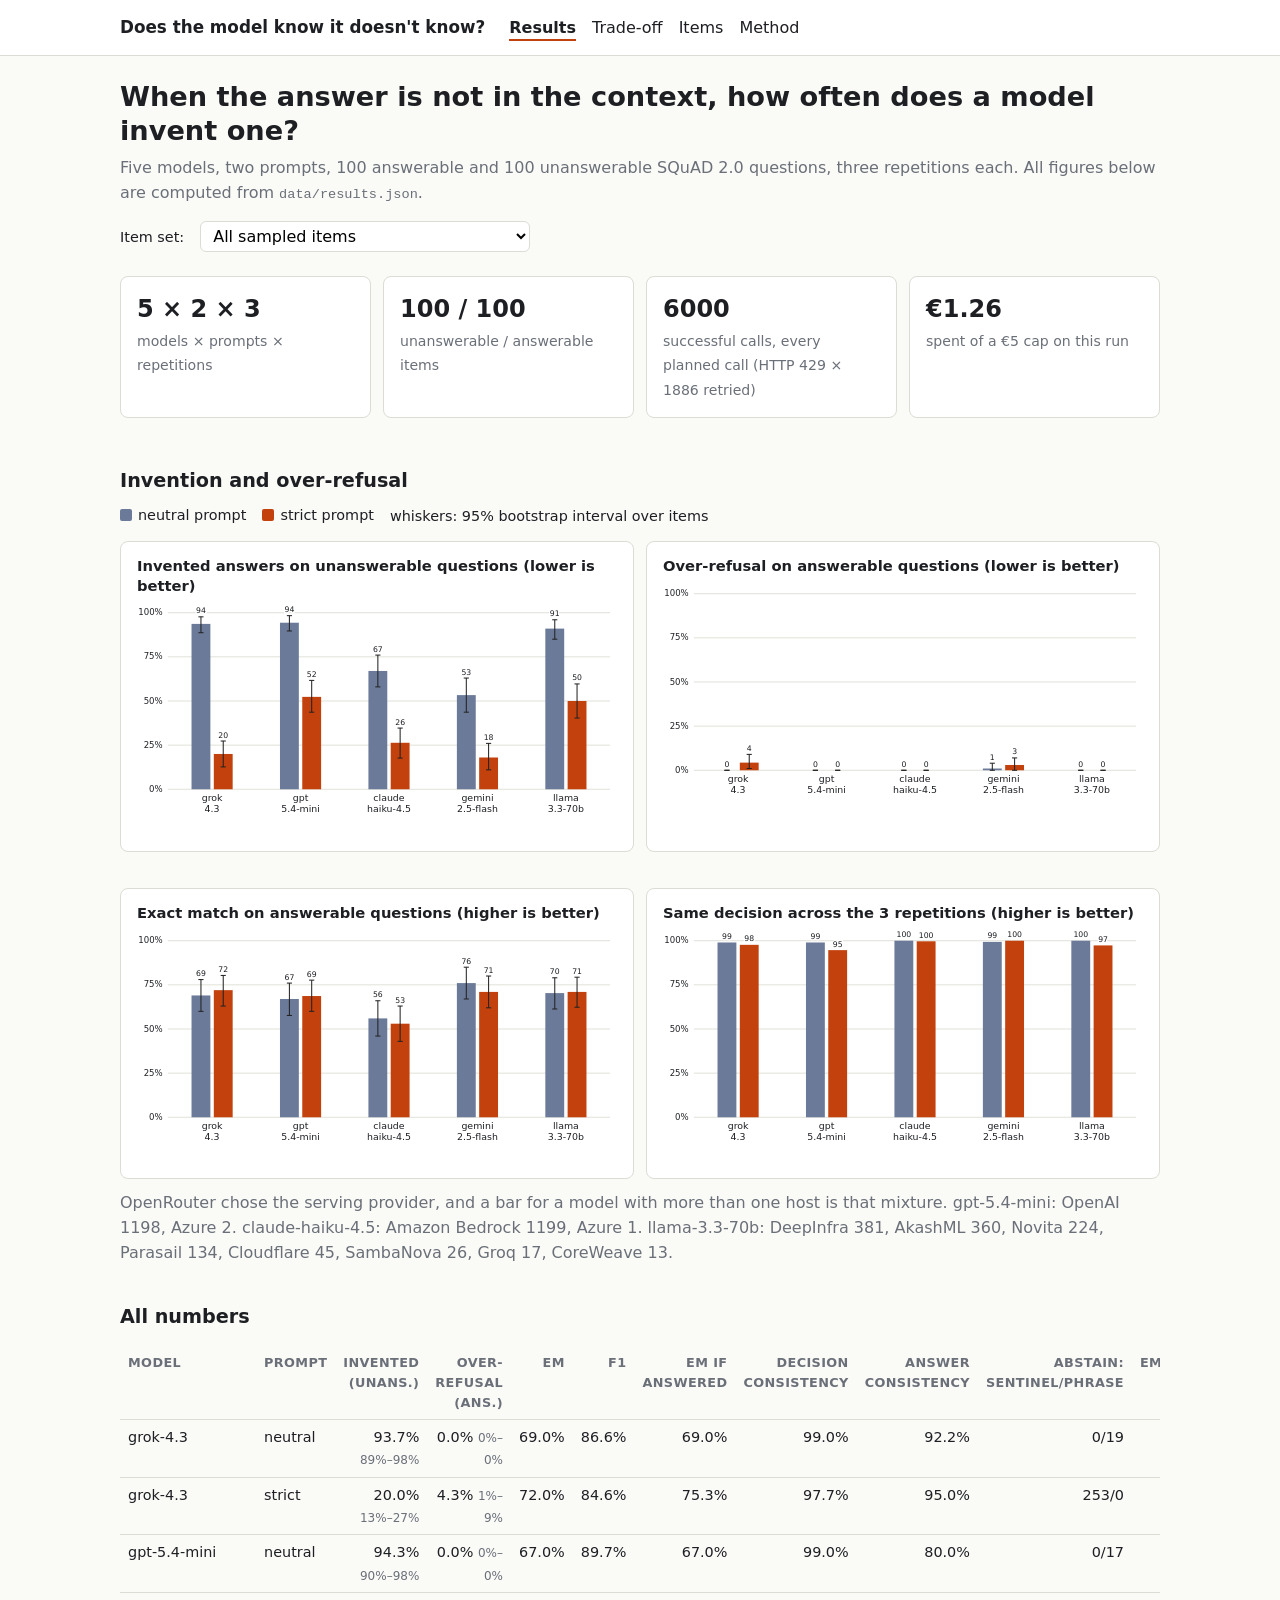
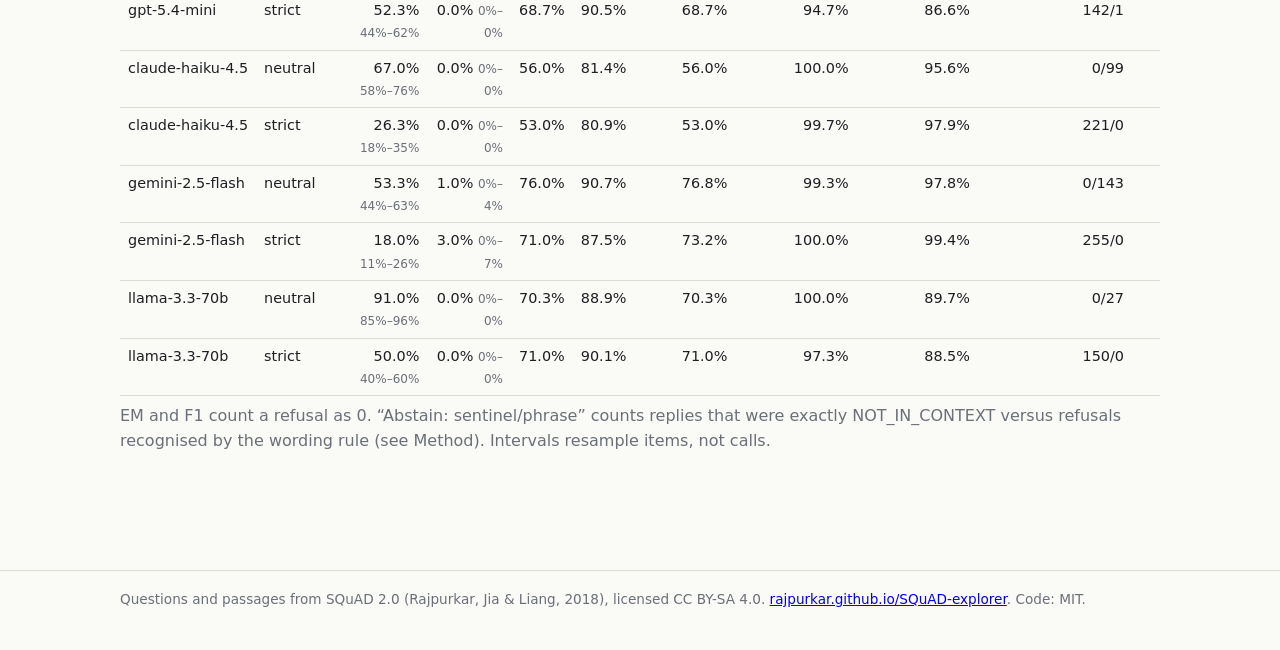
<file: docs/index.html>
<!doctype html>
<html lang="en">
<head>
  <meta charset="utf-8">
  <meta name="viewport" content="width=device-width, initial-scale=1">
  <title>Does the model know it doesn't know? Results</title>
  <link rel="stylesheet" href="assets/style.css">
</head>
<body>
<main id="main">
  <h1>When the answer is not in the context, how often does a model invent one?</h1>
  <p class="lead">Five models, two prompts, 100 answerable and 100 unanswerable SQuAD 2.0 questions, three repetitions each. All figures below are computed from <code>data/results.json</code>.</p>
</main>
<script src="assets/app.js"></script>
<script>
chrome("index.html");
(async () => {
  const main = document.getElementById("main");
  const results = await loadResults(main);
  if (!results) return;
  runBanner(results).forEach((b) => main.append(b));
  const host = el("div");
  main.append(scopeControl(results, scopeFromQuery(results), render), host);
  render(scopeFromQuery(results));

  function render(scope) {
    host.replaceChildren();
    const r = results.run;
    const calls = callStat(r);
    host.append(el("div", { class: "grid" },
      stat(`${r.models.length} × 2 × ${r.reps}`, "models × prompts × repetitions"),
      stat(`${scope.unanswerableItems} / ${scope.answerableItems}`, "unanswerable / answerable items"),
      stat(calls[0], calls[1]),
      stat(`€${r.spentEur.toFixed(2)}`, `spent of a €${r.capEur.toFixed(0)} cap on this run`)));
    const groups = r.models.map((m) => ({ label: m.alias, model: m.alias }));
    const get = (g, p) => cellOf(scope, g.model, p);
    host.append(el("h2", {}, "Invention and over-refusal"), legend(),
      el("div", { class: "grid charts" },
        card("Invented answers on unanswerable questions (lower is better)", barChart({ title: "Invented answers on unanswerable questions (lower is better)", groups,
          valueOf: (g, p) => get(g, p).invented.value, ciOf: (g, p) => get(g, p).invented })),
        card("Over-refusal on answerable questions (lower is better)", barChart({ title: "Over-refusal on answerable questions (lower is better)", groups,
          valueOf: (g, p) => get(g, p).overRefusal.value, ciOf: (g, p) => get(g, p).overRefusal })),
        card("Exact match on answerable questions (higher is better)", barChart({ title: "Exact match on answerable questions (higher is better)", groups,
          valueOf: (g, p) => get(g, p).exactMatch.value, ciOf: (g, p) => get(g, p).exactMatch })),
        card("Same decision across the 3 repetitions (higher is better)", barChart({ title: "Same decision across the 3 repetitions (higher is better)", groups,
          valueOf: (g, p) => get(g, p).consistency.decisionAgreement }))));
    const mix = servingNote(r);
    if (mix) host.append(mix);

    const rows = scope.cells.map((c) => el("tr", {},
      el("td", {}, c.model), el("td", { class: "l" }, c.prompt),
      el("td", {}, pct(c.invented.value), " ", el("small", {}, ci(c.invented))),
      el("td", {}, pct(c.overRefusal.value), " ", el("small", {}, ci(c.overRefusal))),
      el("td", {}, pct(c.exactMatch.value)), el("td", {}, pct(c.f1.value)),
      el("td", {}, pct(c.exactMatchWhenAnswered)),
      el("td", {}, pct(c.consistency.decisionAgreement)),
      el("td", {}, pct(c.consistency.answerAgreement)),
      el("td", {}, `${c.sentinelAbstentions}/${c.phraseAbstentions}`),
      el("td", {}, `${c.emptyCalls}/${c.formatViolations}/${c.ambiguousCalls}`)));
    host.append(el("h2", {}, "All numbers"), el("div", { class: "table-scroll" }, el("table", {},
      el("thead", {}, el("tr", {}, ["Model", "Prompt", "Invented (unans.)", "Over-refusal (ans.)", "EM", "F1", "EM if answered",
        "Decision consistency", "Answer consistency", "Abstain: sentinel/phrase", "Empty/format/ambiguous"].map((t, i) => el("th", { class: i === 1 ? "l" : "" }, t)))),
      el("tbody", {}, rows))),
      el("p", { class: "lead" }, "EM and F1 count a refusal as 0. “Abstain: sentinel/phrase” counts replies that were exactly NOT_IN_CONTEXT versus refusals recognised by the wording rule (see Method). Intervals resample items, not calls."));
  }
  function stat(value, label) { return el("div", { class: "card stat" }, el("b", {}, value), el("span", {}, label)); }
  function card(title, svg) { return el("div", { class: "card" }, el("p", { class: "chart-title" }, title), svg); }
})();
</script>
</body>
</html>
</file>
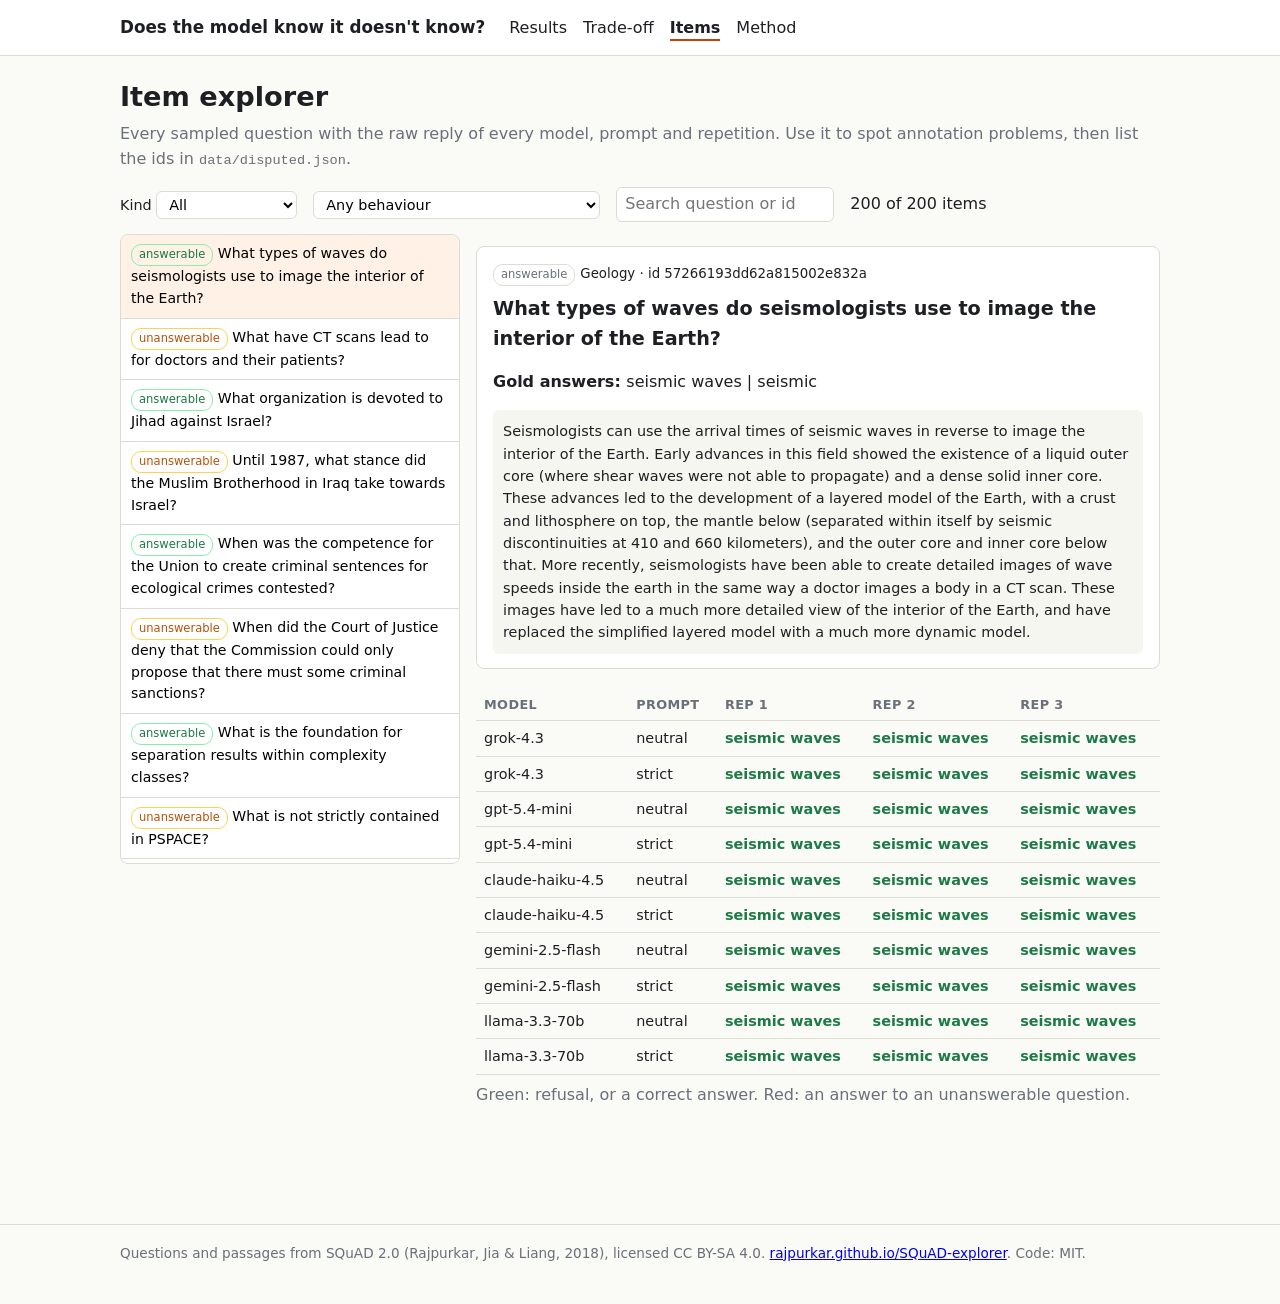
<file: docs/items.html>
<!doctype html>
<html lang="en">
<head>
  <meta charset="utf-8">
  <meta name="viewport" content="width=device-width, initial-scale=1">
  <title>Item explorer</title>
  <link rel="stylesheet" href="assets/style.css">
</head>
<body>
<main id="main">
  <h1>Item explorer</h1>
  <p class="lead">Every sampled question with the raw reply of every model, prompt and repetition. Use it to spot annotation problems, then list the ids in <code>data/disputed.json</code>.</p>
</main>
<script src="assets/app.js"></script>
<script>
chrome("items.html");
(async () => {
  const main = document.getElementById("main");
  let data;
  try { data = await loadJson("data/items.json"); } catch (e) {
    main.append(el("div", { class: "banner" }, el("b", {}, "No item data published yet. "), "Run the analysis to produce docs/data/items.json. (" + e.message + ")"));
    return;
  }
  const kindSel = el("select", { id: "kind" }, el("option", { value: "" }, "All"), el("option", { value: "unanswerable" }, "Unanswerable"), el("option", { value: "answerable" }, "Answerable"));
  const behaviour = el("select", { id: "behaviour" }, el("option", { value: "" }, "Any behaviour"),
    el("option", { value: "invented-strict" }, "Invented even under strict prompt"), el("option", { value: "refused-strict" }, "Refused under strict prompt"),
    el("option", { value: "disputed" }, "Marked disputed"), el("option", { value: "unstable" }, "Decision changed between reps"));
  const search = el("input", { type: "search", placeholder: "Search question or id", "aria-label": "Search" });
  const count = el("span", {});
  const list = el("div", { class: "item-list", role: "listbox" });
  const detail = el("div", {});
  main.append(el("div", { class: "controls" }, el("label", {}, "Kind ", kindSel), el("label", {}, behaviour), search, count),
    el("div", { class: "items" }, list, detail));

  const isAbstain = (r) => r.outcome === "ABSTAIN_SENTINEL" || r.outcome === "ABSTAIN_PHRASE";
  const rate = (item, prompt, pred) => { const r = item.responses.filter((x) => x.prompt === prompt); return r.length ? r.filter(pred).length / r.length : 0; };
  const unstable = (item) => {
    const by = {};
    item.responses.forEach((r) => { (by[r.model + "|" + r.prompt] ||= new Set()).add(isAbstain(r) ? "abstain" : r.outcome); });
    return Object.values(by).some((s) => s.size > 1);
  };
  const matches = (item) => {
    if (kindSel.value && item.kind !== kindSel.value) return false;
    const q = search.value.trim().toLowerCase();
    if (q && !(item.question.toLowerCase().includes(q) || item.id.includes(q))) return false;
    switch (behaviour.value) {
      case "invented-strict": return item.kind === "unanswerable" && rate(item, "strict", (r) => r.outcome === "ANSWER") >= 0.5;
      case "refused-strict": return item.kind === "answerable" && rate(item, "strict", isAbstain) >= 0.5;
      case "disputed": return item.disputed;
      case "unstable": return unstable(item);
      default: return true;
    }
  };
  let selected = data.items[0] || null;
  function replyCell(item, r) {
    if (!r) return el("td", { class: "l" }, "—");
    const abst = isAbstain(r);
    const cls = abst ? "ab" : (item.kind === "unanswerable" ? "inv" : (r.correct ? "ab" : ""));
    const label = r.outcome === "ABSTAIN_SENTINEL" ? "NOT_IN_CONTEXT"
      : r.outcome === "ABSTAIN_PHRASE" ? "refusal"
      : (r.answer ?? "(empty)");
    return el("td", { class: "l" },
      el("span", { class: cls }, label),
      r.raw ? el("div", { class: "raw" }, r.raw) : "",
      r.formatViolation ? el("small", {}, " [format]") : "",
      r.ambiguous ? el("small", {}, " [ambiguous]") : "");
  }
  function renderList() {
    const items = data.items.filter(matches);
    count.textContent = `${items.length} of ${data.items.length} items`;
    list.replaceChildren(...items.map((item) => el("button", { type: "button", role: "option", "aria-selected": item === selected ? "true" : "false", onclick: () => { selected = item; renderList(); renderDetail(); } },
      el("span", { class: "tag " + (item.kind === "unanswerable" ? "warn" : "ok") }, item.kind), item.disputed ? el("span", { class: "tag bad" }, "disputed") : "", " ", item.question)));
  }
  function renderDetail() {
    detail.replaceChildren();
    if (!selected) { detail.append(el("p", { class: "lead" }, "Select an item.")); return; }
    const it = selected;
    detail.append(el("div", { class: "card" },
      el("div", {}, el("span", { class: "tag" }, it.kind), " ", el("small", {}, `${it.article} · id ${it.id}`)),
      el("h2", { style: "margin-top:8px" }, it.question),
      el("p", {}, el("b", {}, "Gold answers: "), it.answers.length ? it.answers.join(" | ") : el("i", {}, "none (unanswerable)")),
      it.plausibleAnswers.length ? el("p", {}, el("b", {}, "SQuAD plausible (wrong) answers: "), it.plausibleAnswers.join(" | ")) : "",
      it.disputed ? el("div", { class: "banner" }, el("b", {}, "Disputed: "), it.disputedReason || "no reason given") : "",
      el("div", { class: "ctx" }, it.context)));
    const models = [...new Set(it.responses.map((r) => r.model))];
    const rows = models.flatMap((m) => ["neutral", "strict"].map((p) => {
      const rs = it.responses.filter((r) => r.model === m && r.prompt === p).sort((a, b) => a.rep - b.rep);
      return el("tr", {}, el("td", {}, m), el("td", { class: "l" }, p), ...[1, 2, 3].map((rep) => replyCell(it, rs.find((x) => x.rep === rep))));
    }));
    detail.append(el("div", { class: "table-scroll" }, el("table", {},
      el("thead", {}, el("tr", {}, ["Model", "Prompt", "Rep 1", "Rep 2", "Rep 3"].map((t, i) => el("th", { class: i ? "l" : "" }, t)))), el("tbody", {}, rows))),
      el("p", { class: "lead" }, "Green: refusal, or a correct answer. Red: an answer to an unanswerable question."));
  }
  [kindSel, behaviour].forEach((c) => c.addEventListener("change", renderList));
  search.addEventListener("input", renderList);
  renderList(); renderDetail();
})();
</script>
</body>
</html>
</file>
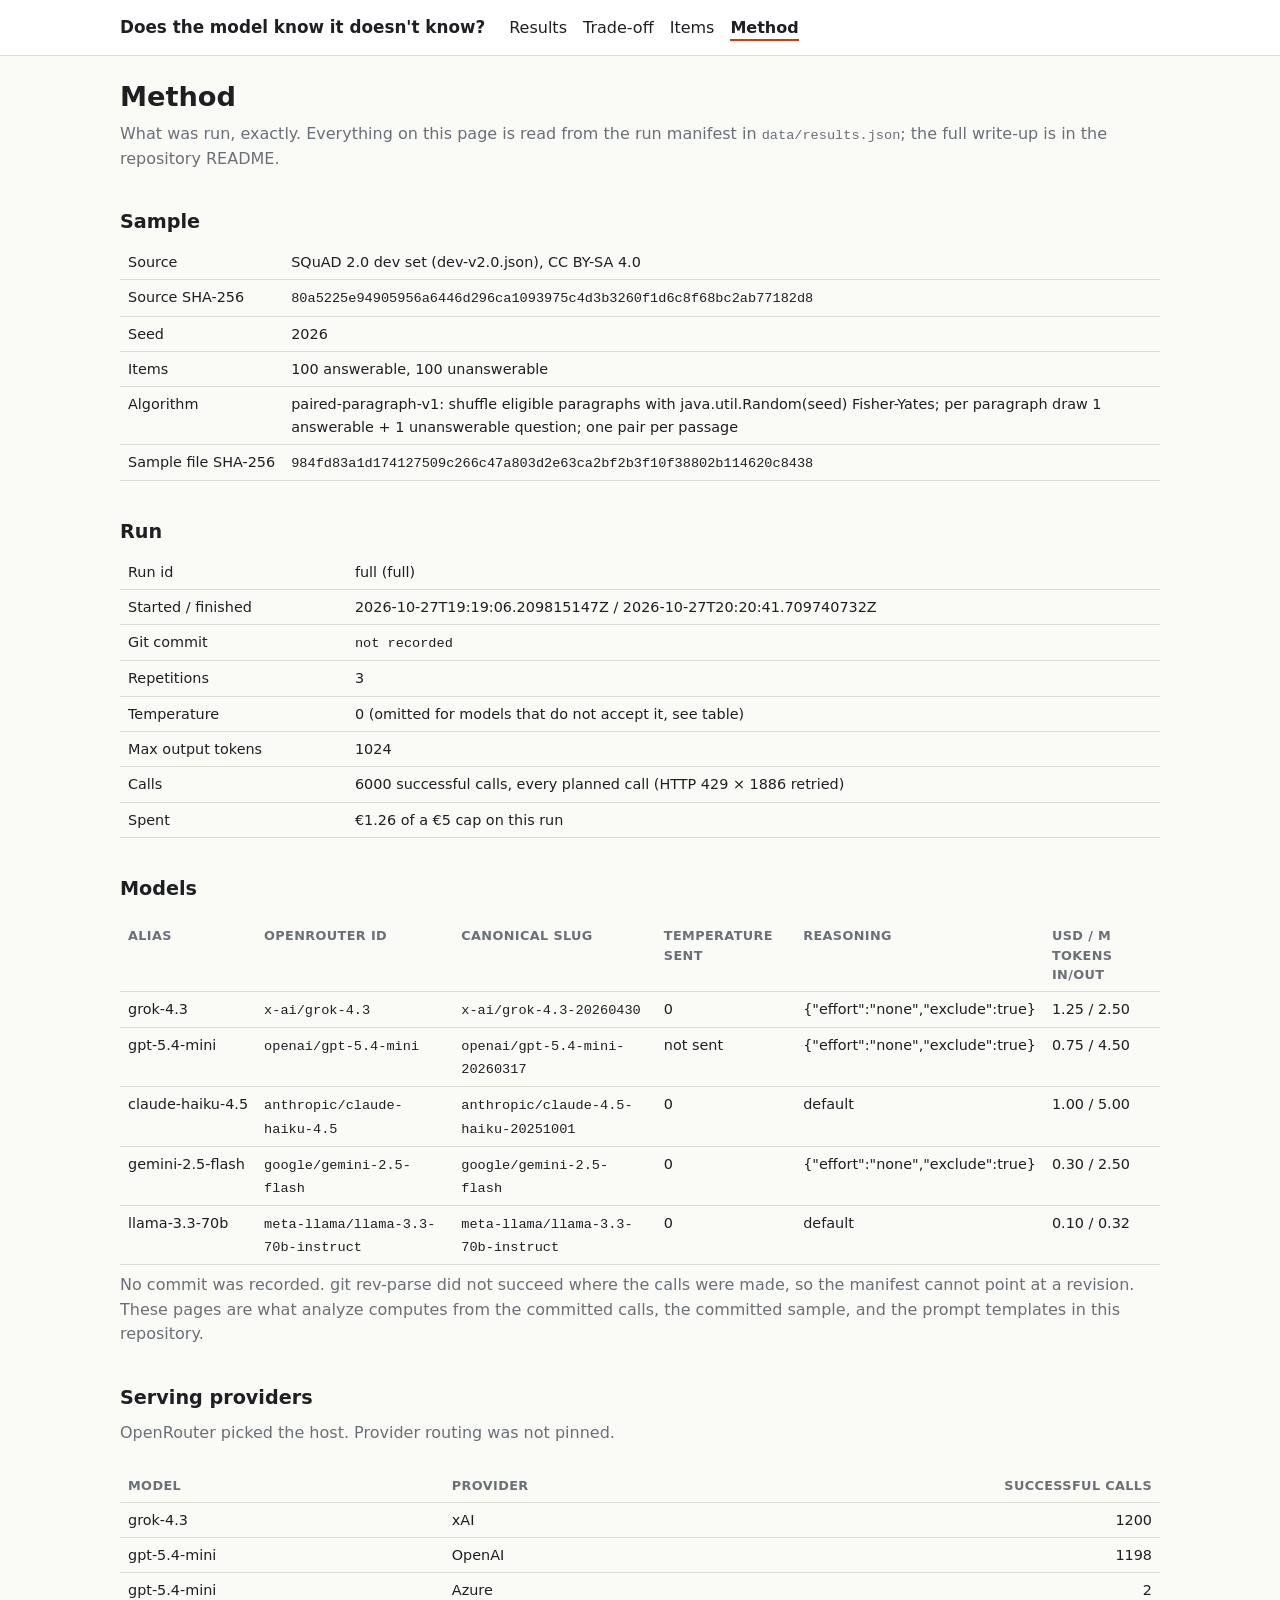
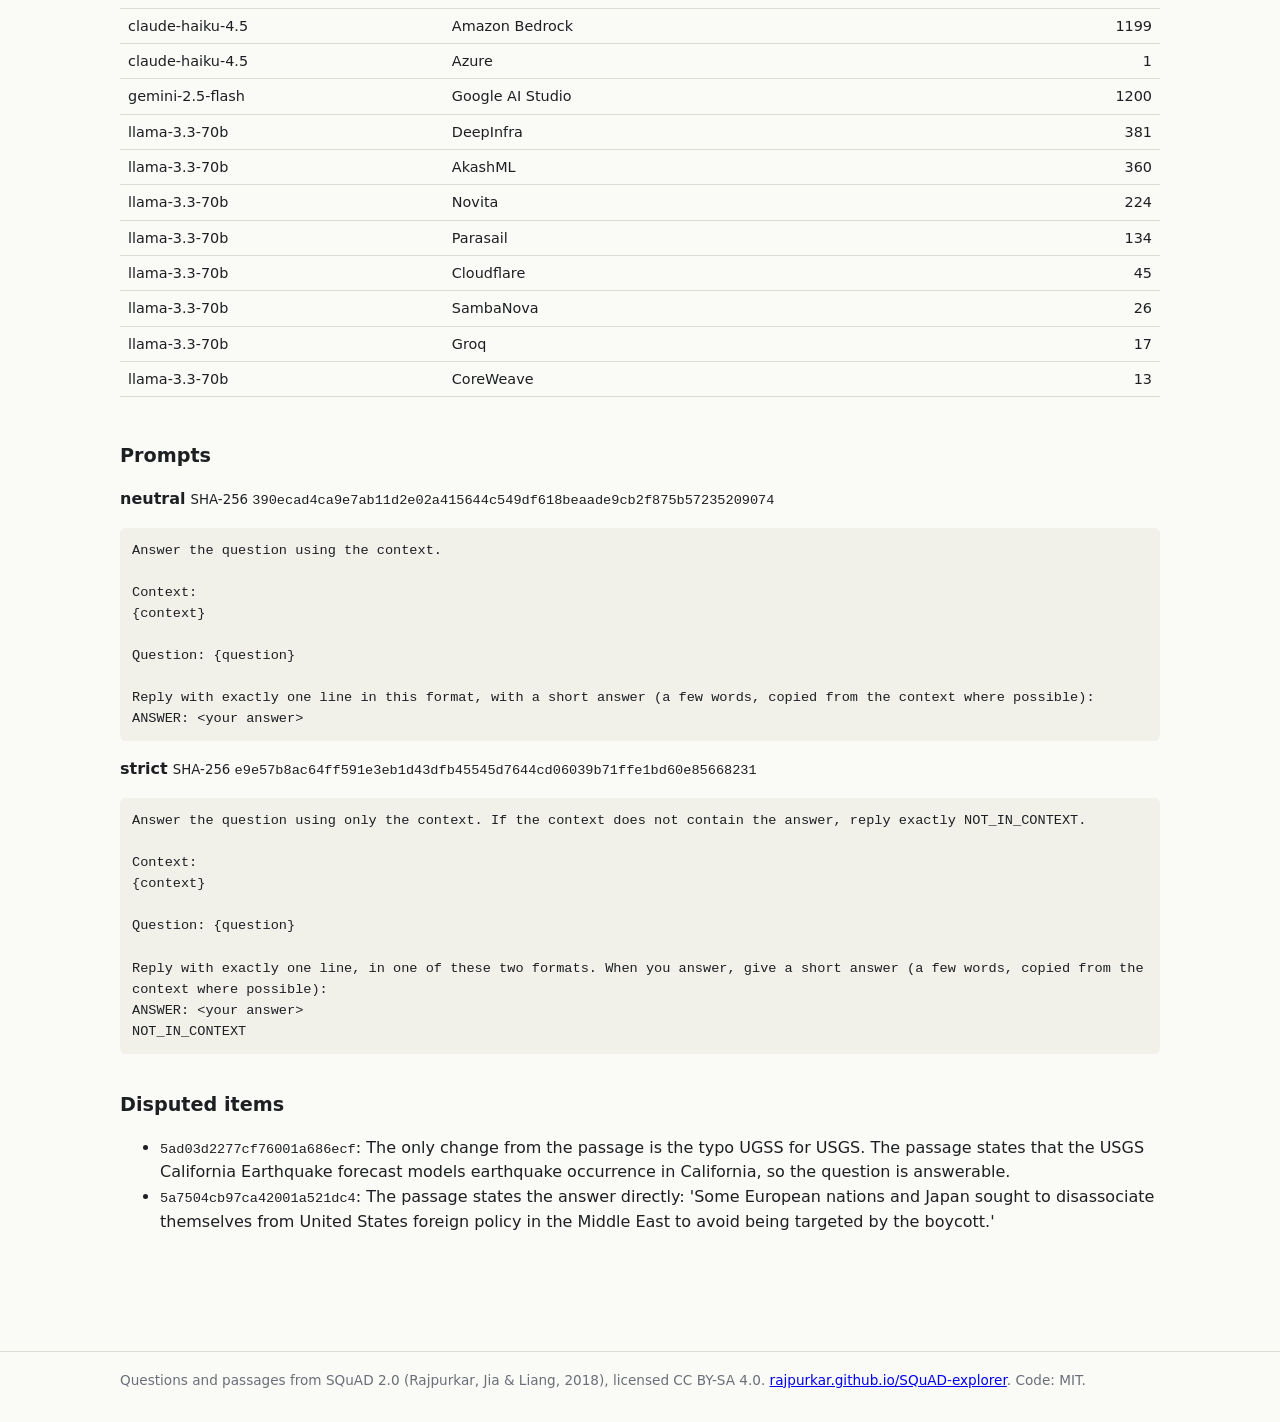
<file: docs/method.html>
<!doctype html>
<html lang="en">
<head>
  <meta charset="utf-8">
  <meta name="viewport" content="width=device-width, initial-scale=1">
  <title>Method</title>
  <link rel="stylesheet" href="assets/style.css">
</head>
<body>
<main id="main">
  <h1>Method</h1>
  <p class="lead">What was run, exactly. Everything on this page is read from the run manifest in <code>data/results.json</code>; the full write-up is in the repository README.</p>
</main>
<script src="assets/app.js"></script>
<script>
chrome("method.html");
(async () => {
  const main = document.getElementById("main");
  const results = await loadResults(main);
  if (!results) return;
  runBanner(results).forEach((b) => main.append(b));
  const r = results.run, s = results.sample;
  const kv = (rows) => el("table", {}, el("tbody", {}, rows.map(([k, v]) => el("tr", {}, el("td", { class: "l" }, k), el("td", { class: "l" }, v)))));
  main.append(
    el("h2", {}, "Sample"),
    kv([["Source", `${s.source.name}, ${s.source.license}`], ["Source SHA-256", el("code", {}, s.source.sha256)],
      ["Seed", String(s.seed)], ["Items", `${s.answerable} answerable, ${s.unanswerable} unanswerable`],
      ["Algorithm", s.algorithm], ["Sample file SHA-256", el("code", {}, s.sampleSha256)]]),
    el("h2", {}, "Run"),
    kv([["Run id", `${r.runId} (${r.kind})`], ["Started / finished", `${r.startedAt} / ${r.finishedAt || "n/a"}`],
      ["Git commit", el("code", {}, r.gitCommit || "not recorded")], ["Repetitions", String(r.reps)],
      ["Temperature", `${r.temperature} (omitted for models that do not accept it, see table)`], ["Max output tokens", String(r.maxTokens)],
      ["Calls", callStat(r).join(" ")], ["Spent", `€${r.spentEur.toFixed(2)} of a €${r.capEur.toFixed(0)} cap on this run`]]),
    el("h2", {}, "Models"),
    el("div", { class: "table-scroll" }, el("table", {},
      el("thead", {}, el("tr", {}, ["Alias", "OpenRouter id", "Canonical slug", "Temperature sent", "Reasoning", "USD / M tokens in/out"].map((t) => el("th", { class: "l" }, t)))),
      el("tbody", {}, r.models.map((m) => el("tr", {}, el("td", { class: "l" }, m.alias), el("td", { class: "l" }, el("code", {}, m.openRouterId)),
        el("td", { class: "l" }, el("code", {}, m.canonicalSlug || "")), el("td", { class: "l" }, m.temperatureSent === null ? "not sent" : String(m.temperatureSent)),
        el("td", { class: "l" }, m.reasoning ? JSON.stringify(m.reasoning) : "default"),
        el("td", { class: "l" }, `${m.promptUsdPerMillion.toFixed(2)} / ${m.completionUsdPerMillion.toFixed(2)}`)))))),
    ...(r.gitCommit ? [] : [el("p", { class: "lead" }, "No commit was recorded. git rev-parse did not succeed where the calls were made, so the manifest cannot point at a revision. These pages are what analyze computes from the committed calls, the committed sample, and the prompt templates in this repository.")]),
    ...((r.servingProviders || []).length ? [
      el("h2", {}, "Serving providers"),
      el("p", { class: "lead" }, "OpenRouter picked the host. Provider routing was not pinned."),
      el("div", { class: "table-scroll" }, el("table", {},
        el("thead", {}, el("tr", {}, ["Model", "Provider", "Successful calls"].map((t, i) => el("th", { class: i < 2 ? "l" : "" }, t)))),
        el("tbody", {}, r.servingProviders.map((row) => el("tr", {},
          el("td", { class: "l" }, row.model), el("td", { class: "l" }, row.provider), el("td", {}, String(row.calls))))))),
    ] : []),
    el("h2", {}, "Prompts"),
    ...Object.entries(r.promptTemplates).flatMap(([name, text]) => [
      el("p", {}, el("b", {}, name), " ", el("small", {}, "SHA-256 ", el("code", {}, r.prompts[name].sha256))), el("pre", {}, text)]),
    el("h2", {}, "Disputed items"),
    results.disputed.length === 0 ? el("p", {}, "No items have been flagged as disputed.") :
      el("ul", {}, results.disputed.map((d) => el("li", {}, el("code", {}, d.id), ": ", d.reason || "no reason given"))));
})();
</script>
</body>
</html>
</file>
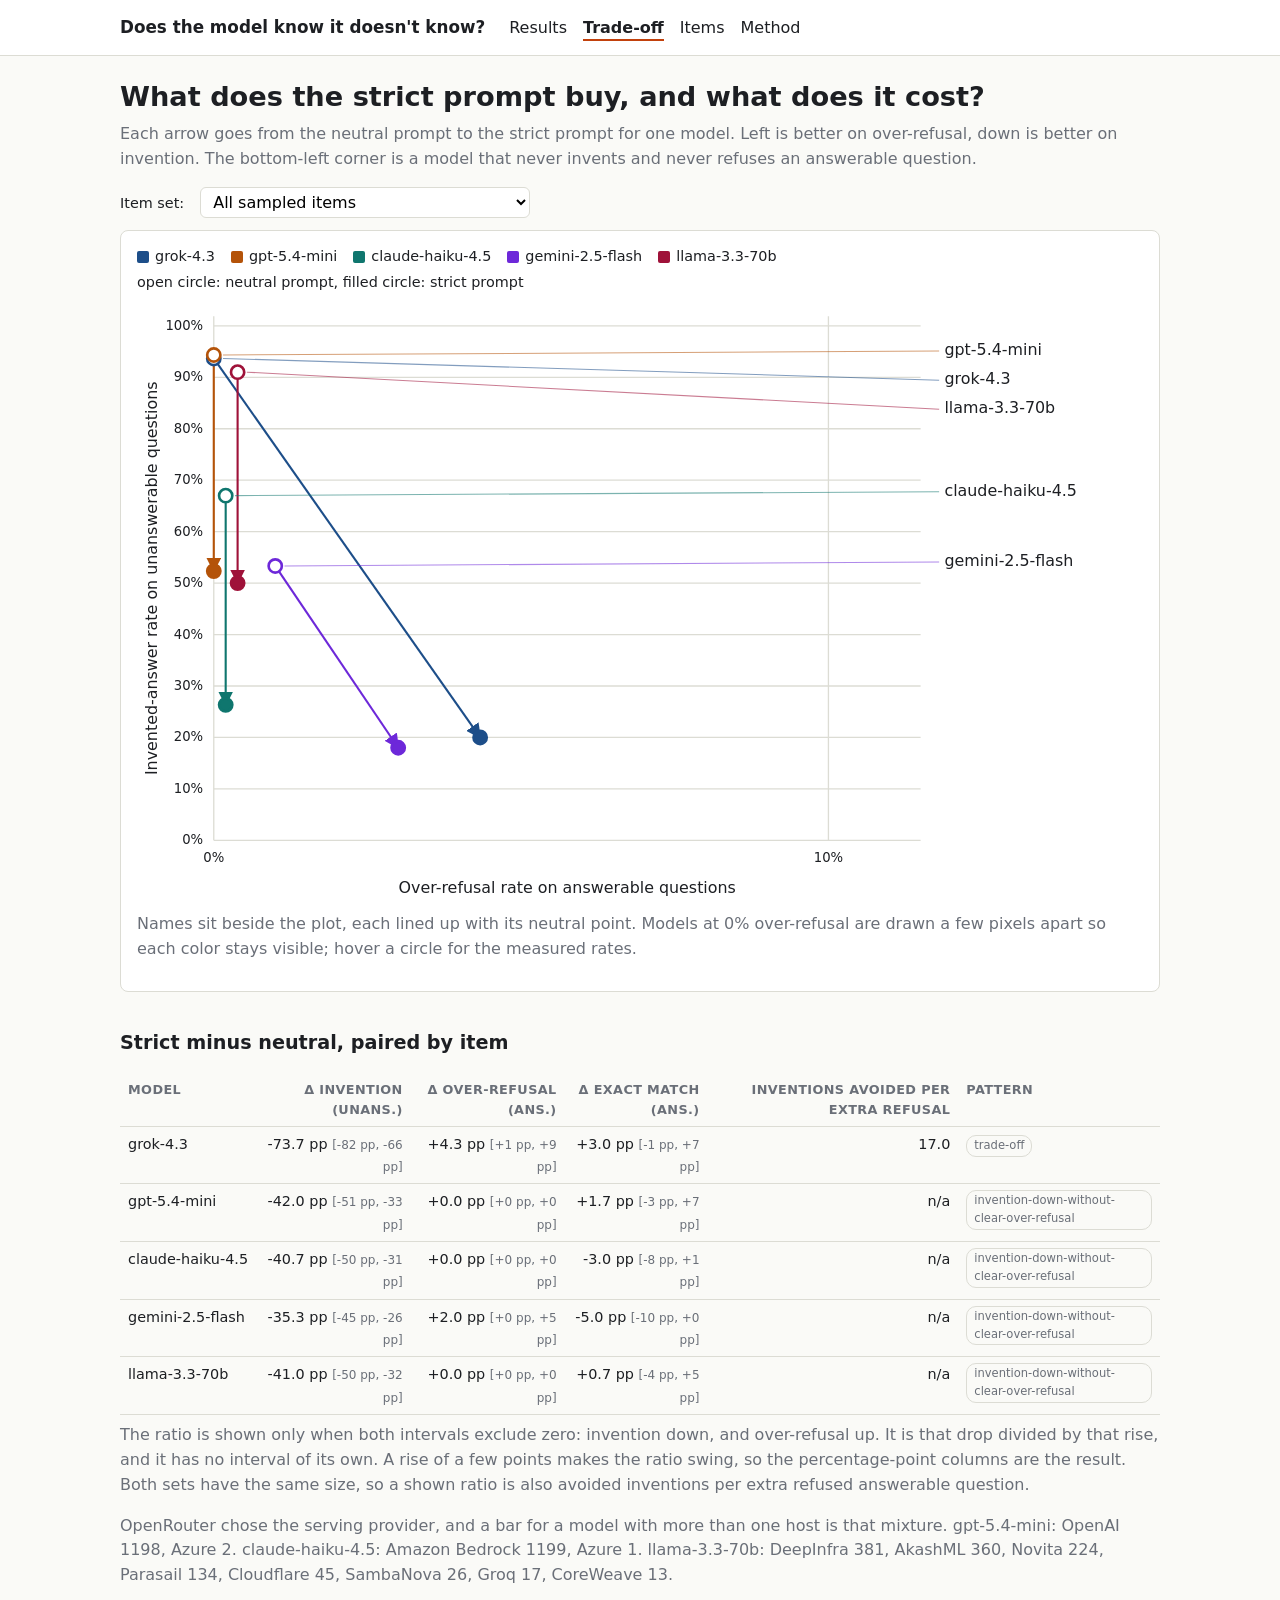
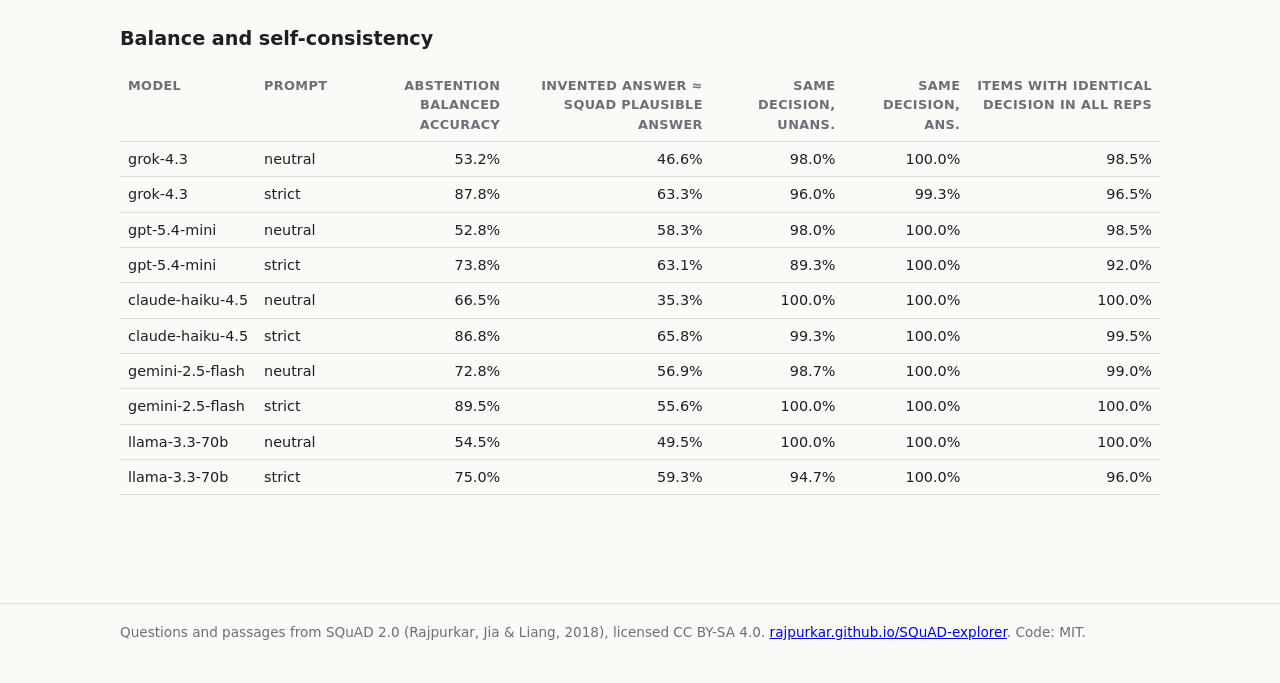
<file: docs/tradeoff.html>
<!doctype html>
<html lang="en">
<head>
  <meta charset="utf-8">
  <meta name="viewport" content="width=device-width, initial-scale=1">
  <title>Strict vs neutral trade-off</title>
  <link rel="stylesheet" href="assets/style.css">
</head>
<body>
<main id="main">
  <h1>What does the strict prompt buy, and what does it cost?</h1>
  <p class="lead">Each arrow goes from the neutral prompt to the strict prompt for one model. Left is better on over-refusal, down is better on invention. The bottom-left corner is a model that never invents and never refuses an answerable question.</p>
</main>
<script src="assets/app.js"></script>
<script>
chrome("tradeoff.html");
(async () => {
  const main = document.getElementById("main");
  const results = await loadResults(main);
  if (!results) return;
  runBanner(results).forEach((b) => main.append(b));
  const host = el("div");
  main.append(scopeControl(results, scopeFromQuery(results), render), host);
  render(scopeFromQuery(results));

  function render(scope) {
    host.replaceChildren();
    host.append(el("div", { class: "card" }, scatter(scope)));
    const rows = scope.tradeoffs.map((t) => el("tr", {},
      el("td", {}, t.model),
      el("td", {}, pp(t.deltaInvented.value), " ", el("small", {}, rangePp(t.deltaInvented))),
      el("td", {}, pp(t.deltaOverRefusal.value), " ", el("small", {}, rangePp(t.deltaOverRefusal))),
      el("td", {}, pp(t.deltaExactMatch.value), " ", el("small", {}, rangePp(t.deltaExactMatch))),
      el("td", {}, t.pattern === "trade-off" && t.inventedAvoidedPerExtraRefusal !== null ? t.inventedAvoidedPerExtraRefusal.toFixed(1) : "n/a"),
      el("td", { class: "l" }, el("span", { class: "tag" }, t.pattern))));
    host.append(el("h2", {}, "Strict minus neutral, paired by item"), el("div", { class: "table-scroll" }, el("table", {},
      el("thead", {}, el("tr", {}, ["Model", "Δ invention (unans.)", "Δ over-refusal (ans.)", "Δ exact match (ans.)",
        "Inventions avoided per extra refusal", "Pattern"].map((t, i) => el("th", { class: i === 5 ? "l" : "" }, t)))),
      el("tbody", {}, rows))),
      el("p", { class: "lead" }, "The ratio is shown only when both intervals exclude zero: invention down, and over-refusal up. It is that drop divided by that rise, and it has no interval of its own. A rise of a few points makes the ratio swing, so the percentage-point columns are the result. Both sets have the same size, so a shown ratio is also avoided inventions per extra refused answerable question."));
    const mix = servingNote(results.run);
    if (mix) host.append(mix);

    const bal = scope.cells.map((c) => el("tr", {}, el("td", {}, c.model), el("td", { class: "l" }, c.prompt),
      el("td", {}, pct(c.abstentionBalancedAccuracy)), el("td", {}, pct(c.inventedMatchesPlausible)),
      el("td", {}, pct(c.consistency.decisionAgreementUnanswerable)), el("td", {}, pct(c.consistency.decisionAgreementAnswerable)),
      el("td", {}, pct(c.consistency.fullyConsistentItems))));
    host.append(el("h2", {}, "Balance and self-consistency"), el("div", { class: "table-scroll" }, el("table", {},
      el("thead", {}, el("tr", {}, ["Model", "Prompt", "Abstention balanced accuracy", "Invented answer ≈ SQuAD plausible answer",
        "Same decision, unans.", "Same decision, ans.", "Items with identical decision in all reps"].map((t, i) => el("th", { class: i === 1 ? "l" : "" }, t)))),
      el("tbody", {}, bal))));
  }
  function rangePp(i) { return i && i.lo !== null ? `[${pp(i.lo, 0)}, ${pp(i.hi, 0)}]` : ""; }

  function scatter(scope) {
    const W = 760, H = 460, m = { top: 16, right: 168, bottom: 48, left: 58 };
    const w = W - m.left - m.right, h = H - m.top - m.bottom;
    const maxX = Math.max(0.1, ...scope.cells.map((c) => c.overRefusal.value || 0)) * 1.15;
    const maxY = Math.max(0.1, ...scope.cells.map((c) => c.invented.value || 0)) * 1.08;
    const X = (v) => m.left + (v / maxX) * w, Y = (v) => m.top + h - (v / maxY) * h;
    const svg = svgEl("svg", { viewBox: `0 0 ${W} ${H}`, width: "100%", role: "img", "aria-label": "Invention versus over-refusal" });
    const defs = svgEl("defs");
    results.run.models.forEach((model) => {
      const id = "arrow-" + model.alias.replace(/[^a-z0-9]+/gi, "");
      defs.append(svgEl("marker", { id, viewBox: "0 0 10 10", refX: 9, refY: 5, markerWidth: 7, markerHeight: 7, orient: "auto-start-reverse" },
        svgEl("path", { d: "M0 0L10 5L0 10z", fill: MODEL_COLOR[model.alias] || "#444" })));
    });
    svg.append(defs);
    for (let t = 0; t <= 1.0001; t += 0.1) {
      if (t <= maxX) {
        svg.append(svgEl("line", { x1: X(t), x2: X(t), y1: m.top, y2: m.top + h, class: "grid" }));
        svg.append(svgEl("text", { x: X(t), y: m.top + h + 16, "text-anchor": "middle", "font-size": 10 }, Math.round(t * 100) + "%"));
      }
      if (t <= maxY) {
        svg.append(svgEl("line", { x1: m.left, x2: m.left + w, y1: Y(t), y2: Y(t), class: "grid" }));
        svg.append(svgEl("text", { x: m.left - 8, y: Y(t) + 3, "text-anchor": "end", "font-size": 10 }, Math.round(t * 100) + "%"));
      }
    }
    svg.append(svgEl("text", { x: m.left + w / 2, y: H - 8, "text-anchor": "middle", "font-size": 12 }, "Over-refusal rate on answerable questions"));
    svg.append(svgEl("text", { transform: `translate(15 ${m.top + h / 2}) rotate(-90)`, "text-anchor": "middle", "font-size": 12 }, "Invented-answer rate on unanswerable questions"));

    const series = results.run.models.map((model) => {
      const n = cellOf(scope, model.alias, "neutral"), s = cellOf(scope, model.alias, "strict");
      return { model, n, s, color: MODEL_COLOR[model.alias] || "#444" };
    }).filter((d) => d.n.invented.value !== null && d.s.invented.value !== null && d.n.overRefusal.value !== null && d.s.overRefusal.value !== null);

    // Several models sit on 0% over-refusal, so a straight arrow is the same line. Shift only the stroke, and keep the dots on the measured rate.
    const onAxis = series.filter((d) => d.n.overRefusal.value < 0.005 && d.s.overRefusal.value < 0.005);
    series.forEach((d) => {
      const slot = onAxis.indexOf(d);
      // Positive only, so a shifted arrow stays inside the plot instead of covering the y-axis ticks.
      d.dodge = slot < 0 ? 0 : slot * 9;
      d.marker = "arrow-" + d.model.alias.replace(/[^a-z0-9]+/gi, "");
    });

    series.forEach((d) => {
      svg.append(svgEl("line", {
        x1: X(d.n.overRefusal.value) + d.dodge, y1: Y(d.n.invented.value),
        x2: X(d.s.overRefusal.value) + d.dodge, y2: Y(d.s.invented.value),
        stroke: d.color, "stroke-width": 1.6, "marker-end": `url(#${d.marker})`,
      }));
    });
    series.forEach((d) => {
      [["neutral", d.n], ["strict", d.s]].forEach(([prompt, cell]) => {
        const dot = svgEl("circle", {
          cx: X(cell.overRefusal.value) + d.dodge, cy: Y(cell.invented.value), r: 5,
          fill: prompt === "strict" ? d.color : "#fff",
          stroke: d.color, "stroke-width": 2,
        });
        dot.append(svgEl("title", {}, `${d.model.alias} (${prompt}): invented ${pct(cell.invented.value)}, over-refusal ${pct(cell.overRefusal.value)}`));
        svg.append(dot);
      });
    });

    const labels = layoutGutterLabels(series.map((d) => ({
      text: d.model.alias,
      ax: X(d.n.overRefusal.value) + d.dodge,
      ay: Y(d.n.invented.value),
      color: d.color,
    })), { left: m.left + w + 18, top: m.top, bottom: m.top + h });
    labels.forEach((l) => {
      svg.append(svgEl("line", {
        x1: l.ax + 7, y1: l.ay, x2: l.x - 4, y2: l.y - 3,
        stroke: l.color, "stroke-width": 0.8, "stroke-opacity": 0.55,
      }));
      svg.append(svgEl("text", {
        x: l.x, y: l.y, "font-size": 12, fill: l.color,
        stroke: "#fff", "stroke-width": 3, "paint-order": "stroke",
      }, l.text));
    });

    const legend = el("div", { class: "legend" },
      ...results.run.models.map((model) => el("span", {},
        el("i", { style: `background:${MODEL_COLOR[model.alias] || "#444"}` }), model.alias)),
      el("span", {}, "open circle: neutral prompt, filled circle: strict prompt"));
    const note = el("p", { class: "lead" },
      "Names sit beside the plot, each lined up with its neutral point. Models at 0% over-refusal are drawn a few pixels apart so each color stays visible; hover a circle for the measured rates.");
    return el("div", {}, legend, svg, note);
  }
})();
</script>
</body>
</html>
</file>
<file: docs/assets/style.css>
:root {
  --bg: #fafaf7; --fg: #1d1f23; --muted: #6a6f78; --line: #dcdcd4; --card: #ffffff;
  --neutral: #6b7a99; --strict: #c2410c; --good: #1d7a46; --warn: #b45309;
}
* { box-sizing: border-box; }
body { margin: 0; font: 16px/1.55 system-ui, -apple-system, "Segoe UI", Roboto, sans-serif; background: var(--bg); color: var(--fg); }
header.site { border-bottom: 1px solid var(--line); background: var(--card); }
header.site .wrap { display: flex; flex-wrap: wrap; gap: 8px 24px; align-items: baseline; padding: 14px 20px; }
header.site strong { font-size: 1.05rem; }
nav a { margin-right: 16px; color: var(--fg); text-decoration: none; padding-bottom: 2px; border-bottom: 2px solid transparent; }
nav a[aria-current="page"] { border-bottom-color: var(--strict); font-weight: 600; }
main, .wrap { max-width: 1080px; margin: 0 auto; padding: 0 20px; }
main { padding-top: 24px; padding-bottom: 60px; }
h1 { font-size: 1.7rem; line-height: 1.25; margin: 0 0 8px; }
h2 { font-size: 1.2rem; margin: 36px 0 8px; }
p.lead { color: var(--muted); margin-top: 0; }
.card { background: var(--card); border: 1px solid var(--line); border-radius: 8px; padding: 14px 16px; margin: 12px 0; }
.grid { display: grid; gap: 12px; grid-template-columns: repeat(auto-fit, minmax(230px, 1fr)); }
.grid.charts { grid-template-columns: repeat(auto-fit, minmax(440px, 1fr)); }
td:first-child { white-space: nowrap; }
.stat b { display: block; font-size: 1.5rem; }
.stat span { color: var(--muted); font-size: .88rem; }
.banner { border-left: 4px solid var(--warn); background: #fff7ed; padding: 10px 14px; margin: 12px 0; border-radius: 4px; }
.banner.error { border-color: #b91c1c; background: #fef2f2; }
table { border-collapse: collapse; width: 100%; font-size: .9rem; margin: 8px 0; }
th, td { text-align: right; padding: 6px 8px; border-bottom: 1px solid var(--line); vertical-align: top; }
th:first-child, td:first-child, th.l, td.l { text-align: left; }
th { font-weight: 600; color: var(--muted); font-size: .8rem; text-transform: uppercase; letter-spacing: .03em; }
td small { color: var(--muted); }
.table-scroll { overflow-x: auto; }
.chart-title { font-weight: 600; font-size: .92rem; line-height: 1.35; margin: 0 0 4px; }
.legend span { display: inline-flex; align-items: center; margin-right: 16px; font-size: .9rem; }
.legend i { width: 12px; height: 12px; display: inline-block; margin-right: 6px; border-radius: 2px; }
.controls { display: flex; flex-wrap: wrap; gap: 8px 16px; align-items: center; margin: 12px 0; }
.controls label { font-size: .9rem; }
select, input[type=search] { font: inherit; padding: 4px 8px; border: 1px solid var(--line); border-radius: 6px; background: var(--card); }
svg text { font-family: inherit; fill: var(--fg); }
svg .axis, svg .grid { stroke: var(--line); }
code, pre { font-family: ui-monospace, SFMono-Regular, Menlo, monospace; font-size: .85rem; }
pre { background: #f1f1ea; padding: 12px; border-radius: 6px; overflow-x: auto; white-space: pre-wrap; }
.tag { display: inline-block; font-size: .72rem; padding: 1px 7px; border-radius: 10px; border: 1px solid var(--line); color: var(--muted); }
.tag.bad { color: #b91c1c; border-color: #fca5a5; }
.tag.ok { color: var(--good); border-color: #86efac; }
.tag.warn { color: var(--warn); border-color: #fcd34d; }
.items { display: grid; grid-template-columns: minmax(250px, 340px) 1fr; gap: 16px; align-items: start; }
.item-list { max-height: 70vh; overflow-y: auto; border: 1px solid var(--line); border-radius: 8px; background: var(--card); }
.item-list button { display: block; width: 100%; text-align: left; border: 0; border-bottom: 1px solid var(--line); background: none; padding: 8px 10px; font: inherit; font-size: .88rem; cursor: pointer; }
.item-list button[aria-selected="true"] { background: #fff1e6; }
.ctx { white-space: pre-wrap; background: #f6f6f0; border-radius: 6px; padding: 10px; font-size: .9rem; }
.ab { color: var(--good); font-weight: 600; } .inv { color: #b91c1c; font-weight: 600; }
.raw { white-space: pre-wrap; font-weight: 400; color: var(--fg); font-size: .82rem; margin-top: 4px; }
footer { border-top: 1px solid var(--line); margin-top: 40px; padding: 18px 0 40px; color: var(--muted); font-size: .85rem; }
@media (max-width: 760px) { .items { grid-template-columns: 1fr; } }
</file>
